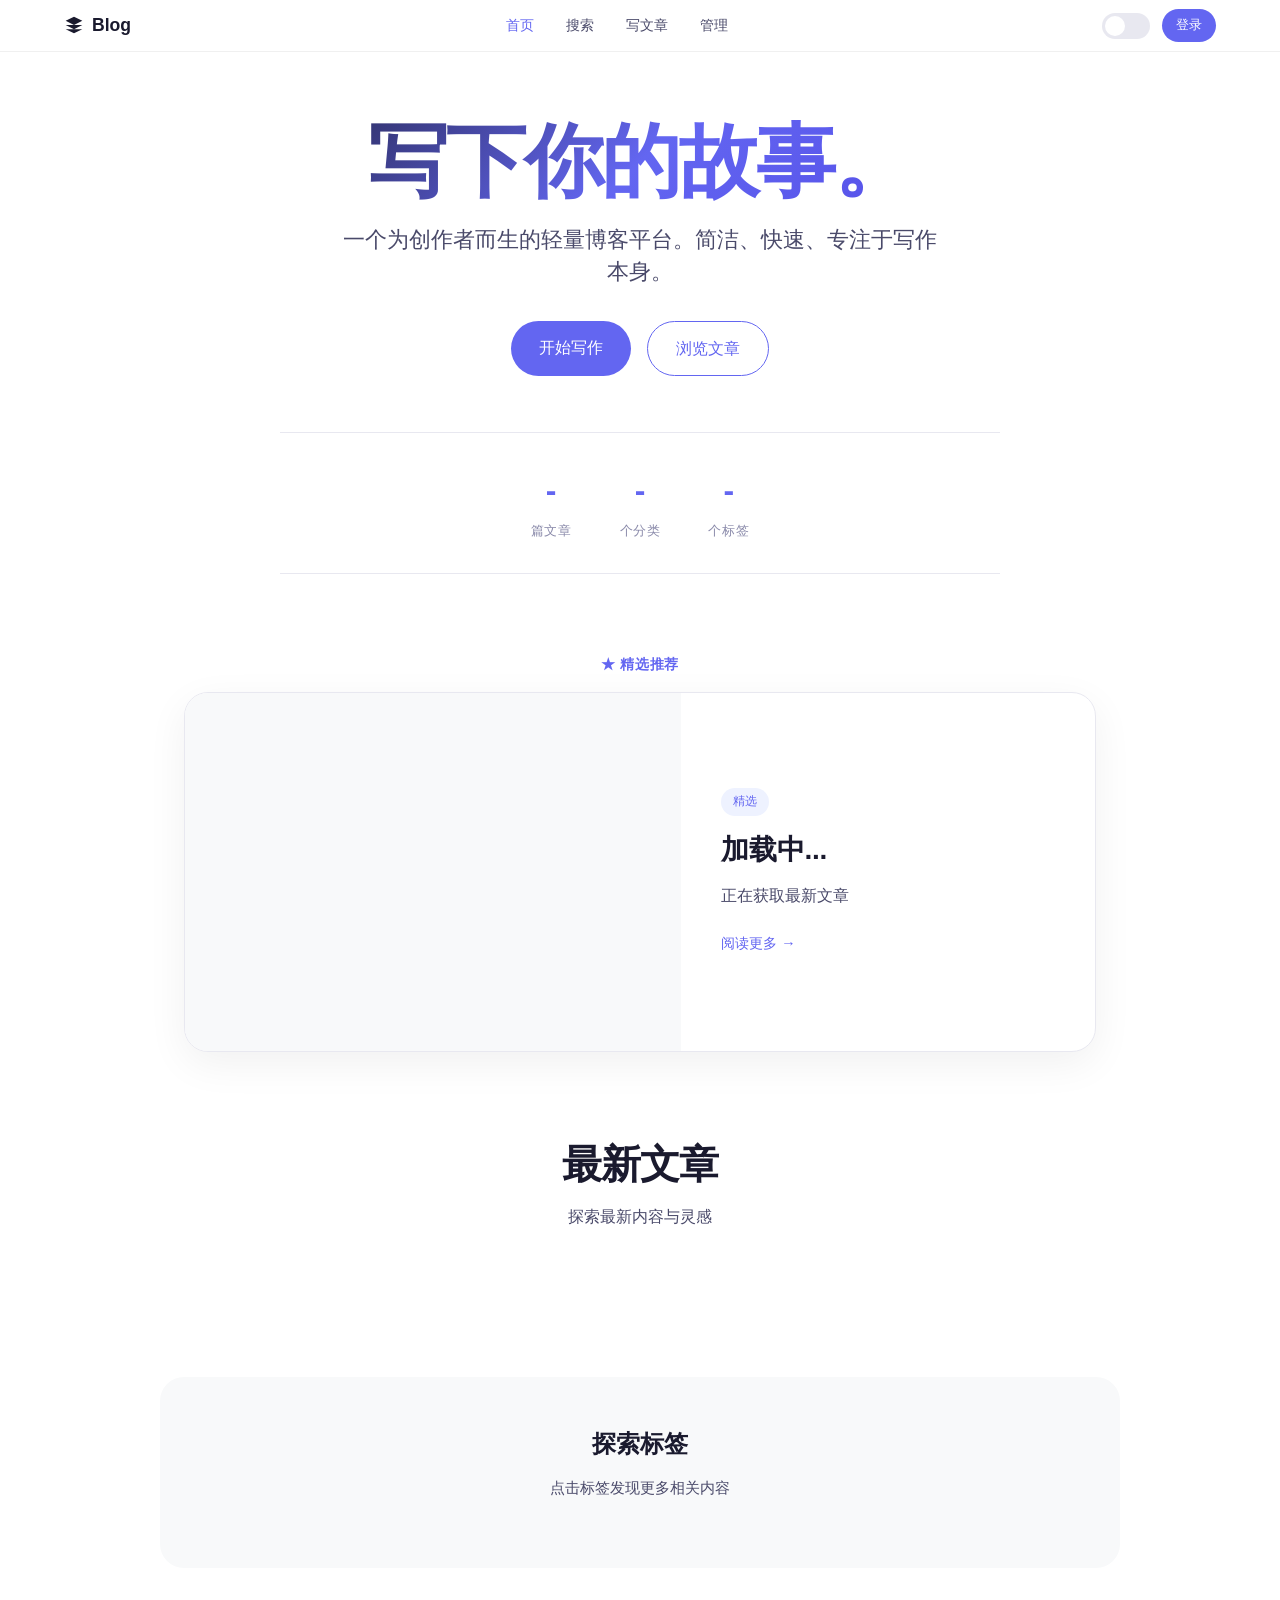
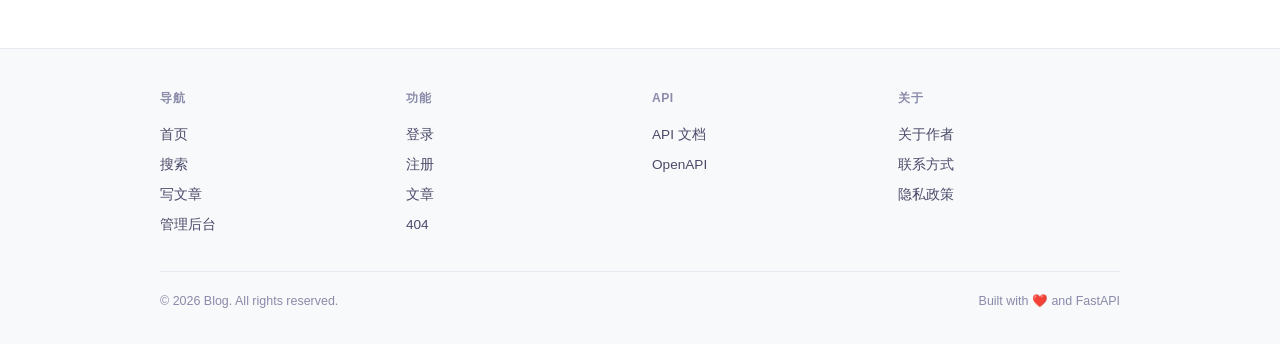
<file: frontend/index.html>
<!DOCTYPE html>
<html lang="zh-CN">
<head>
<meta charset="UTF-8"><meta name="viewport" content="width=device-width,initial-scale=1">
<title>Blog</title>
<link rel="stylesheet" href="assets/css/main.css">
<style>
/* === Apple-Style Homepage Overrides === */
.apple-hero {
  text-align: center;
  padding: 120px 24px 80px;
  max-width: 960px;
  margin: 0 auto;
  opacity: 0;
  transform: translateY(20px);
  animation: appleFadeIn 0.8s ease forwards;
}
.apple-hero-title {
  font-size: clamp(2.5rem, 8vw, 5rem);
  font-weight: 700;
  letter-spacing: -0.03em;
  line-height: 1.05;
  background: linear-gradient(135deg, var(--text-primary) 0%, var(--accent) 50%, var(--accent-hover) 100%);
  -webkit-background-clip: text;
  background-clip: text;
  -webkit-text-fill-color: transparent;
  margin-bottom: 20px;
}
.apple-hero-sub {
  font-size: clamp(1rem, 2.5vw, 1.35rem);
  color: var(--text-secondary);
  font-weight: 400;
  max-width: 600px;
  margin: 0 auto 32px;
  line-height: 1.5;
}
.apple-hero-actions {
  display: flex;
  gap: 16px;
  justify-content: center;
  flex-wrap: wrap;
}
.apple-hero-btn {
  padding: 14px 28px;
  font-size: 1rem;
  font-weight: 500;
  border-radius: 980px;
  transition: all 0.3s ease;
}
.apple-hero-btn-primary {
  background: var(--accent);
  color: #fff;
  border: none;
}
.apple-hero-btn-primary:hover {
  background: var(--accent-hover);
  transform: scale(1.03);
  box-shadow: 0 8px 24px rgba(99,102,241,0.35);
}
.apple-hero-btn-outline {
  background: transparent;
  color: var(--accent);
  border: 1.5px solid var(--accent);
}
.apple-hero-btn-outline:hover {
  background: var(--accent);
  color: #fff;
}

/* Hero Stats */
.apple-stats {
  display: flex;
  justify-content: center;
  gap: 48px;
  margin-top: 56px;
  padding: 32px 0;
  border-top: 1px solid var(--border-color);
  border-bottom: 1px solid var(--border-color);
  max-width: 720px;
  margin-left: auto;
  margin-right: auto;
  opacity: 0;
  animation: appleFadeIn 0.8s ease 0.2s forwards;
}
.apple-stat {
  text-align: center;
}
.apple-stat-num {
  font-size: 2rem;
  font-weight: 700;
  color: var(--accent);
  font-variant-numeric: tabular-nums;
}
.apple-stat-label {
  font-size: 0.8rem;
  color: var(--text-muted);
  margin-top: 4px;
  letter-spacing: 0.05em;
  text-transform: uppercase;
}

/* Featured Post (Apple "Big Card" style) */
.apple-featured {
  max-width: 960px;
  margin: 0 auto 80px;
  padding: 0 24px;
  opacity: 0;
  transform: translateY(20px);
  animation: appleFadeIn 0.8s ease 0.4s forwards;
}
.apple-featured-title {
  font-size: 0.85rem;
  font-weight: 600;
  color: var(--accent);
  letter-spacing: 0.05em;
  text-transform: uppercase;
  margin-bottom: 16px;
  text-align: center;
}
.apple-featured-card {
  background: var(--bg-card);
  border-radius: 24px;
  overflow: hidden;
  border: 1px solid var(--border-color);
  box-shadow: 0 12px 40px rgba(0,0,0,0.06);
  display: grid;
  grid-template-columns: 1.2fr 1fr;
  min-height: 360px;
  transition: transform 0.4s ease, box-shadow 0.4s ease;
  cursor: pointer;
}
.apple-featured-card:hover {
  transform: translateY(-4px) scale(1.005);
  box-shadow: 0 20px 60px rgba(0,0,0,0.1);
}
.apple-featured-img {
  width: 100%;
  height: 100%;
  object-fit: cover;
  background: var(--bg-secondary);
}
.apple-featured-body {
  padding: 48px 40px;
  display: flex;
  flex-direction: column;
  justify-content: center;
}
.apple-featured-tag {
  display: inline-block;
  padding: 4px 12px;
  background: var(--accent-light);
  color: var(--accent);
  border-radius: 980px;
  font-size: 0.75rem;
  font-weight: 500;
  margin-bottom: 16px;
  align-self: flex-start;
}
.apple-featured-title-text {
  font-size: 1.75rem;
  font-weight: 700;
  line-height: 1.25;
  letter-spacing: -0.01em;
  margin-bottom: 16px;
  color: var(--text-primary);
}
.apple-featured-excerpt {
  font-size: 1rem;
  color: var(--text-secondary);
  line-height: 1.6;
  margin-bottom: 24px;
}
.apple-featured-meta {
  display: flex;
  align-items: center;
  gap: 12px;
  font-size: 0.85rem;
  color: var(--text-muted);
}
.apple-learn-more {
  color: var(--accent);
  font-weight: 500;
  font-size: 0.9rem;
  display: inline-flex;
  align-items: center;
  gap: 4px;
  transition: gap 0.2s ease;
}
.apple-learn-more:hover {
  gap: 8px;
}

/* Article Cards - Apple Style */
.apple-section-title {
  text-align: center;
  margin-bottom: 40px;
}
.apple-section-title h2 {
  font-size: clamp(1.75rem, 4vw, 2.5rem);
  font-weight: 700;
  letter-spacing: -0.02em;
  color: var(--text-primary);
  margin-bottom: 8px;
}
.apple-section-title p {
  font-size: 1rem;
  color: var(--text-secondary);
}

.apple-card-grid {
  display: grid;
  grid-template-columns: repeat(3, 1fr);
  gap: 20px;
  max-width: 960px;
  margin: 0 auto;
  padding: 0 24px;
}
@media (max-width: 1024px) { .apple-card-grid { grid-template-columns: repeat(2, 1fr); } }
@media (max-width: 640px) { .apple-card-grid { grid-template-columns: 1fr; } }

.apple-card {
  background: var(--bg-card);
  border-radius: 16px;
  overflow: hidden;
  border: 1px solid var(--border-color);
  transition: transform 0.3s ease, box-shadow 0.3s ease;
  cursor: pointer;
  opacity: 0;
  transform: translateY(16px);
}
.apple-card.visible {
  opacity: 1;
  transform: translateY(0);
  transition: opacity 0.5s ease, transform 0.5s ease;
}
.apple-card:hover {
  transform: translateY(-4px) scale(1.01);
  box-shadow: 0 12px 32px rgba(0,0,0,0.08);
}
.apple-card-img {
  width: 100%;
  height: 160px;
  object-fit: cover;
  background: linear-gradient(135deg, var(--bg-secondary) 0%, var(--accent-light) 100%);
}
.apple-card-body {
  padding: 20px;
}
.apple-card-tag {
  display: inline-block;
  font-size: 0.7rem;
  font-weight: 600;
  color: var(--accent);
  letter-spacing: 0.04em;
  text-transform: uppercase;
  margin-bottom: 8px;
}
.apple-card-title {
  font-size: 1rem;
  font-weight: 600;
  line-height: 1.35;
  color: var(--text-primary);
  margin-bottom: 8px;
  display: -webkit-box;
  -webkit-line-clamp: 2;
  -webkit-box-orient: vertical;
  overflow: hidden;
}
.apple-card-excerpt {
  font-size: 0.83rem;
  color: var(--text-secondary);
  line-height: 1.5;
  display: -webkit-box;
  -webkit-line-clamp: 3;
  -webkit-box-orient: vertical;
  overflow: hidden;
  margin-bottom: 14px;
}
.apple-card-meta {
  display: flex;
  align-items: center;
  justify-content: space-between;
  font-size: 0.78rem;
  color: var(--text-muted);
}
.apple-card-meta-right {
  display: flex;
  align-items: center;
  gap: 4px;
  color: var(--accent);
  font-weight: 500;
  font-size: 0.8rem;
}
.apple-card-meta-right:hover {
  color: var(--accent-hover);
}

/* Dark section divider */
.apple-divider {
  background: var(--bg-secondary);
  border-radius: 24px;
  padding: 48px 32px;
  margin: 60px 24px;
  max-width: 960px;
  margin-left: auto;
  margin-right: auto;
  text-align: center;
}
.apple-divider h3 {
  font-size: 1.5rem;
  font-weight: 600;
  margin-bottom: 12px;
  color: var(--text-primary);
}
.apple-divider p {
  color: var(--text-secondary);
  font-size: 0.95rem;
  margin-bottom: 20px;
}
.apple-divider-tags {
  display: flex;
  flex-wrap: wrap;
  gap: 8px;
  justify-content: center;
}
.apple-divider-tag {
  padding: 8px 16px;
  background: var(--bg-card);
  border: 1px solid var(--border-color);
  border-radius: 980px;
  font-size: 0.85rem;
  color: var(--text-primary);
  cursor: pointer;
  transition: all 0.2s ease;
}
.apple-divider-tag:hover {
  background: var(--accent);
  color: #fff;
  border-color: var(--accent);
}

/* Apple Footer */
.apple-footer {
  background: var(--bg-secondary);
  border-top: 1px solid var(--border-color);
  padding: 40px 24px 32px;
  margin-top: 80px;
}
.apple-footer-inner {
  max-width: 960px;
  margin: 0 auto;
}
.apple-footer-links {
  display: grid;
  grid-template-columns: repeat(4, 1fr);
  gap: 24px;
  margin-bottom: 32px;
}
@media (max-width: 640px) { .apple-footer-links { grid-template-columns: repeat(2, 1fr); } }
.apple-footer-col h4 {
  font-size: 0.75rem;
  font-weight: 600;
  color: var(--text-muted);
  letter-spacing: 0.05em;
  text-transform: uppercase;
  margin-bottom: 12px;
}
.apple-footer-col a {
  display: block;
  font-size: 0.85rem;
  color: var(--text-secondary);
  padding: 4px 0;
}
.apple-footer-col a:hover { color: var(--accent); }
.apple-footer-bottom {
  padding-top: 20px;
  border-top: 1px solid var(--border-color);
  display: flex;
  justify-content: space-between;
  align-items: center;
  font-size: 0.78rem;
  color: var(--text-muted);
  flex-wrap: wrap;
  gap: 8px;
}

/* Animations */
@keyframes appleFadeIn {
  to { opacity: 1; transform: translateY(0); }
}
</style>
</head>
<body>

<!-- Apple-style sticky nav -->
<header class="apple-nav">
<div class="container">
  <a href="/" class="apple-nav-logo">
    <svg width="20" height="20" viewBox="0 0 24 24" fill="currentColor">
      <path d="M12 2L2 7l10 5 10-5-10-5zM2 17l10 5 10-5M2 12l10 5 10-5"/>
    </svg>
    <span>Blog</span>
  </a>
  <nav class="apple-nav-links">
    <a href="/" class="active">首页</a>
    <a href="search.html">搜索</a>
    <a href="editor.html">写文章</a>
    <a href="admin.html">管理</a>
  </nav>
  <div class="apple-nav-actions">
    <button class="theme-toggle" title="切换主题"></button>
    <a href="login.html" class="apple-nav-btn">登录</a>
  </div>
</div>
</header>

<!-- Hero Section -->
<section class="apple-hero">
  <h1 class="apple-hero-title">写下你的故事。</h1>
  <p class="apple-hero-sub">一个为创作者而生的轻量博客平台。简洁、快速、专注于写作本身。</p>
  <div class="apple-hero-actions">
    <a href="editor.html" class="apple-hero-btn apple-hero-btn-primary">开始写作</a>
    <a href="#articles-section" class="apple-hero-btn apple-hero-btn-outline">浏览文章</a>
  </div>
  <div class="apple-stats" id="hero-stats">
    <div class="apple-stat"><div class="apple-stat-num" id="stat-posts">-</div><div class="apple-stat-label">篇文章</div></div>
    <div class="apple-stat"><div class="apple-stat-num" id="stat-cats">-</div><div class="apple-stat-label">个分类</div></div>
    <div class="apple-stat"><div class="apple-stat-num" id="stat-tags">-</div><div class="apple-stat-label">个标签</div></div>
  </div>
</section>

<!-- Featured Post -->
<section class="apple-featured" id="featured-section">
  <div class="apple-featured-title">★ 精选推荐</div>
  <div id="featured-post" class="apple-featured-card" onclick="location.href='/article.html?id=none'">
    <div class="apple-featured-img"></div>
    <div class="apple-featured-body">
      <span class="apple-featured-tag">精选</span>
      <h2 class="apple-featured-title-text">加载中...</h2>
      <p class="apple-featured-excerpt">正在获取最新文章</p>
      <div class="apple-featured-meta"><a class="apple-learn-more">阅读更多 →</a></div>
    </div>
  </div>
</section>

<!-- All Articles Section -->
<section id="articles-section" style="padding: 0 24px; max-width: 960px; margin: 0 auto;">
  <div class="apple-section-title">
    <h2>最新文章</h2>
    <p>探索最新内容与灵感</p>
  </div>
  <div id="articles" class="apple-card-grid"></div>
  <div id="pagination" class="pagination" style="margin-top:48px"></div>
</section>

<!-- Tags Divider Section -->
<div class="apple-divider" id="tags-divider">
  <h3>探索标签</h3>
  <p>点击标签发现更多相关内容</p>
  <div class="apple-divider-tags" id="tags-cloud"></div>
</div>

<!-- Footer -->
<footer class="apple-footer">
<div class="apple-footer-inner">
  <div class="apple-footer-links">
    <div class="apple-footer-col">
      <h4>导航</h4>
      <a href="/">首页</a>
      <a href="search.html">搜索</a>
      <a href="editor.html">写文章</a>
      <a href="admin.html">管理后台</a>
    </div>
    <div class="apple-footer-col">
      <h4>功能</h4>
      <a href="login.html">登录</a>
      <a href="register.html">注册</a>
      <a href="article.html">文章</a>
      <a href="404.html">404</a>
    </div>
    <div class="apple-footer-col">
      <h4>API</h4>
      <a href="http://localhost:8000/docs" target="_blank">API 文档</a>
      <a href="http://localhost:8000/openapi.json" target="_blank">OpenAPI</a>
    </div>
    <div class="apple-footer-col">
      <h4>关于</h4>
      <a href="#">关于作者</a>
      <a href="#">联系方式</a>
      <a href="#">隐私政策</a>
    </div>
  </div>
  <div class="apple-footer-bottom">
    <span>© 2026 Blog. All rights reserved.</span>
    <span>Built with ❤️ and FastAPI</span>
  </div>
</div>
</footer>

<script src="assets/js/api.js"></script>
<script src="assets/js/auth.js"></script>
<script src="assets/js/components.js"></script>
<script src="assets/js/app.js"></script>
<script>
// Apple-style sticky nav
(function() {
  const nav = document.querySelector('.apple-nav');
  if (!nav) return;
  let lastY = 0;
  window.addEventListener('scroll', () => {
    const y = window.scrollY;
    if (y > 60) nav.classList.add('scrolled');
    else nav.classList.remove('scrolled');
    lastY = y;
  });
})();

async function loadArticles(page = 1) {
  try {
    const [postsRes, catsRes, tagsRes] = await Promise.all([
      apiGet(`/posts?page=${page}&page_size=9`),
      apiGet('/categories'),
      apiGet('/tags'),
    ]);

    // Stats
    const total = postsRes.data.total || 0;
    document.getElementById('stat-posts').textContent = total;
    document.getElementById('stat-cats').textContent = (catsRes.data || []).length;
    document.getElementById('stat-tags').textContent = (tagsRes.data || []).length;

    const items = postsRes.data.items || [];

    // Featured post (latest)
    if (items.length > 0) {
      const fp = items[0];
      const cover = fp.cover_url
        ? `<img class="apple-featured-img" src="${fp.cover_url}" alt="">`
        : `<div class="apple-featured-img" style="background:linear-gradient(135deg,#6366f1,#4f46e5,#7c3aed)"></div>`;
      const cat = fp.category ? `<span class="apple-featured-tag">${escapeHtml(fp.category.name)}</span>` : '<span class="apple-featured-tag">精选</span>';
      const excerpt = stripHtml(fp.content).substring(0, 140) + '...';
      const meta = `${formatDate(fp.published_at || fp.created_at)} · ${(fp.view_count||0)+' 次阅读'}`;
      document.getElementById('featured-post').innerHTML = `
        ${cover}
        <div class="apple-featured-body">
          ${cat}
          <h2 class="apple-featured-title-text">${escapeHtml(fp.title)}</h2>
          <p class="apple-featured-excerpt">${escapeHtml(excerpt)}</p>
          <div class="apple-featured-meta">
            <span>${meta}</span>
            <a class="apple-learn-more" onclick="event.stopPropagation()">阅读更多 →</a>
          </div>
        </div>
      `;
      document.getElementById('featured-section').setAttribute('onclick', `location.href='/article.html?id=${fp.id}'`);
    }

    // Article cards
    const html = items.slice(1).map((p, i) => `
      <div class="apple-card" data-delay="${i * 100}" onclick="location.href='/article.html?id=${p.id}'">
        ${p.cover_url
          ? `<img class="apple-card-img" src="${p.cover_url}" alt="">`
          : `<div class="apple-card-img"></div>`}
        <div class="apple-card-body">
          <span class="apple-card-tag">${p.category ? escapeHtml(p.category.name) : '文章'}</span>
          <h3 class="apple-card-title">${escapeHtml(p.title)}</h3>
          <p class="apple-card-excerpt">${escapeHtml(stripHtml(p.content))}</p>
          <div class="apple-card-meta">
            <span>${formatDate(p.published_at || p.created_at)}</span>
            <span class="apple-card-meta-right">阅读 →</span>
          </div>
        </div>
      </div>
    `).join('');
    document.getElementById('articles').innerHTML = html || '<p style="color:var(--text-muted);text-align:center;padding:24px">暂无文章</p>';

    // Tags
    document.getElementById('tags-cloud').innerHTML = (tagsRes.data || []).map(t =>
      `<span class="apple-divider-tag" onclick="location.href='/search.html?q=${escapeHtml(t.name)}'">${escapeHtml(t.name)}</span>`
    ).join('') || '<span style="color:var(--text-muted);font-size:0.85rem">暂无标签</span>';

    // Animate cards in
    requestAnimationFrame(() => {
      document.querySelectorAll('.apple-card').forEach(card => {
        const delay = card.getAttribute('data-delay') || 0;
        setTimeout(() => card.classList.add('visible'), parseInt(delay));
      });
    });

  } catch(e) {
    showToast('加载失败: ' + e.message, 'error');
  }
}
</script>
</body>
</html>
</file>
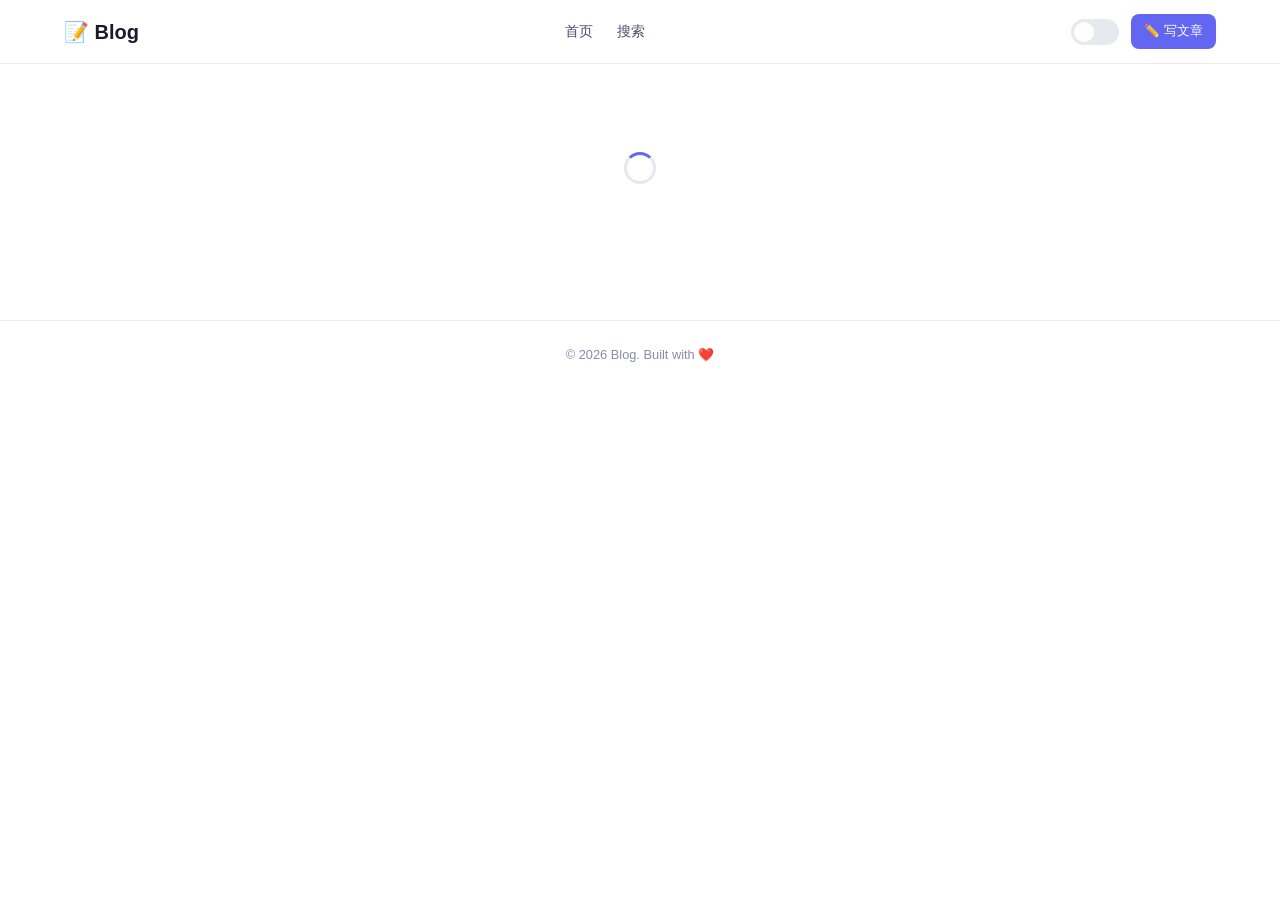
<file: frontend/article.html>
<!DOCTYPE html>
<html lang="zh-CN">
<head>
<meta charset="UTF-8"><meta name="viewport" content="width=device-width,initial-scale=1">
<title>文章详情</title>
<link rel="stylesheet" href="assets/css/main.css">
</head>
<body>
<header class="header">
<div class="container header-inner">
  <a href="/" class="logo">📝 Blog</a>
  <nav class="nav">
    <a href="/" class="nav-link">首页</a>
    <a href="search.html" class="nav-link">搜索</a>
  </nav>
  <div class="nav-actions">
    <button class="theme-toggle" title="切换主题"></button>
    <a href="editor.html" class="btn btn-primary btn-sm">✏️ 写文章</a>
  </div>
</div>
</header>

<main class="container">
<article id="article-detail" class="article-detail">
  <div class="loading" id="article-loading"><div class="spinner"></div></div>
</article>
</main>

<footer class="footer"><div class="container">© 2026 Blog. Built with ❤️</div></footer>

<script src="assets/js/api.js"></script>
<script src="assets/js/auth.js"></script>
<script src="assets/js/components.js"></script>
<script src="assets/js/app.js"></script>
<script>
async function loadArticle() {
  const id = new URLSearchParams(location.search).get('id');
  if (!id) { location.href = '/'; return; }
  try {
    const post = await apiGet(`/posts/${id}`);
    const p = post.data;
    const category = p.category ? `<span class="article-tag">${escapeHtml(p.category.name)}</span>` : '';
    const tags = (p.tags || []).map(t => `<span class="article-tag">${escapeHtml(t.name)}</span>`).join(' ');
    const cover = p.cover_url ? `<img src="${p.cover_url}" style="width:100%;border-radius:12px;margin-bottom:24px;">` : '';

    let commentsHtml = '';
    try {
      const comments = await apiGet(`/posts/${id}/comments`);
      commentsHtml = '<div class="comments-section"><h3 style="margin-bottom:16px">💬 评论</h3>' +
        (comments.data.items || []).map(renderComment).join('') +
        '<div style="margin-top:16px"><textarea id="comment-input" class="form-input" placeholder="写下你的评论..."></textarea>' +
        '<button class="btn btn-primary" style="margin-top:8px" onclick="postComment()">提交</button></div></div>';
    } catch(e) {}

    document.getElementById('article-detail').innerHTML = `
      <div class="article-detail-meta">
        ${formatDate(p.published_at || p.created_at)} · ${p.view_count || 0} 次阅读
      </div>
      <h1 class="article-detail-title">${escapeHtml(p.title)}</h1>
      <div style="margin-bottom:16px">${category} ${tags}</div>
      ${cover}
      <div class="article-detail-content">${p.content}</div>
      ${commentsHtml}
    `;
    document.title = p.title + ' - Blog';
  } catch(e) { showToast('加载失败: ' + e.message, 'error'); }
}

async function postComment() {
  const id = new URLSearchParams(location.search).get('id');
  const input = document.getElementById('comment-input');
  const content = input.value.trim();
  if (!content) return;
  try {
    await apiPost(`/posts/${id}/comments`, { content, nickname: 'Reader' });
    input.value = '';
    showToast('评论成功');
    loadArticle();
  } catch(e) { showToast(e.message, 'error'); }
}
</script>
</body>
</html>
</file>
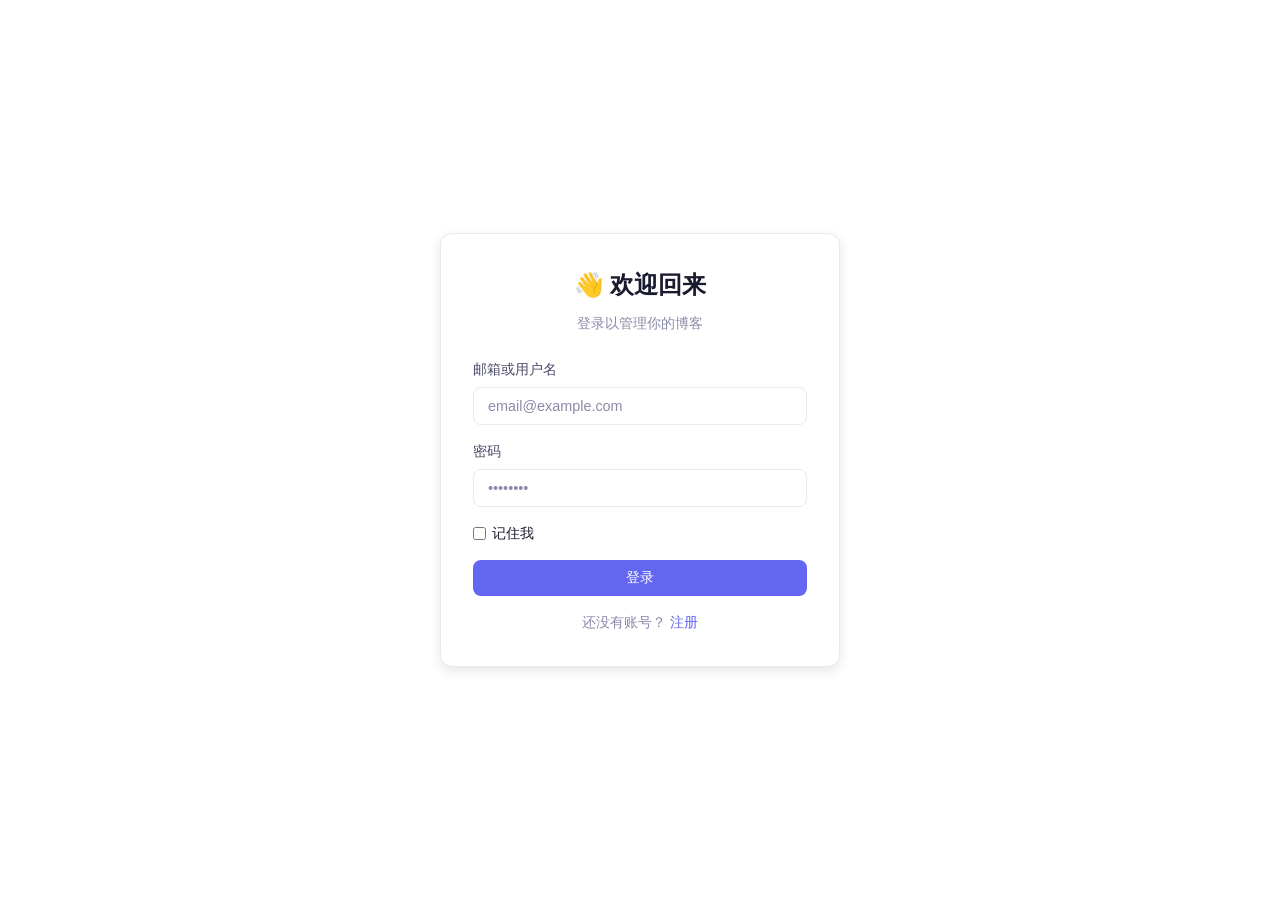
<file: frontend/login.html>
<!DOCTYPE html>
<html lang="zh-CN">
<head>
<meta charset="UTF-8"><meta name="viewport" content="width=device-width,initial-scale=1">
<title>登录 - Blog</title>
<link rel="stylesheet" href="assets/css/main.css">
</head>
<body>
<div class="auth-page">
<div class="auth-card">
  <h2 class="auth-title">👋 欢迎回来</h2>
  <p class="auth-subtitle">登录以管理你的博客</p>
  <div id="login-error" class="form-error" style="margin-bottom:12px;display:none"></div>
  <form onsubmit="handleLogin(event)">
    <div class="form-group">
      <label class="form-label">邮箱或用户名</label>
      <input id="login-email" class="form-input" type="text" placeholder="email@example.com" required>
    </div>
    <div class="form-group">
      <label class="form-label">密码</label>
      <input id="login-password" class="form-input" type="password" placeholder="••••••••" required>
    </div>
    <div class="form-group">
      <label style="font-size:0.85rem;display:flex;align-items:center;gap:6px">
        <input type="checkbox" id="login-remember"> 记住我
      </label>
    </div>
    <button type="submit" class="btn btn-primary" style="width:100%;justify-content:center">登录</button>
  </form>
  <p style="text-align:center;margin-top:16px;font-size:0.85rem;color:var(--text-muted)">
    还没有账号？ <a href="register.html">注册</a>
  </p>
</div>
</div>
<div id="toast"></div>

<script src="assets/js/api.js"></script>
<script src="assets/js/auth.js"></script>
<script src="assets/js/app.js"></script>
<script>
async function handleLogin(e) {
  e.preventDefault();
  const errEl = document.getElementById('login-error');
  errEl.style.display = 'none';
  const email = document.getElementById('login-email').value.trim();
  const password = document.getElementById('login-password').value;
  const remember = document.getElementById('login-remember').checked;
  try {
    await login(email, password, remember);
    const redirect = new URLSearchParams(location.search).get('redirect') || '/';
    location.href = redirect;
  } catch(e) {
    errEl.textContent = e.message || '登录失败';
    errEl.style.display = 'block';
  }
}
</script>
</body>
</html>
</file>
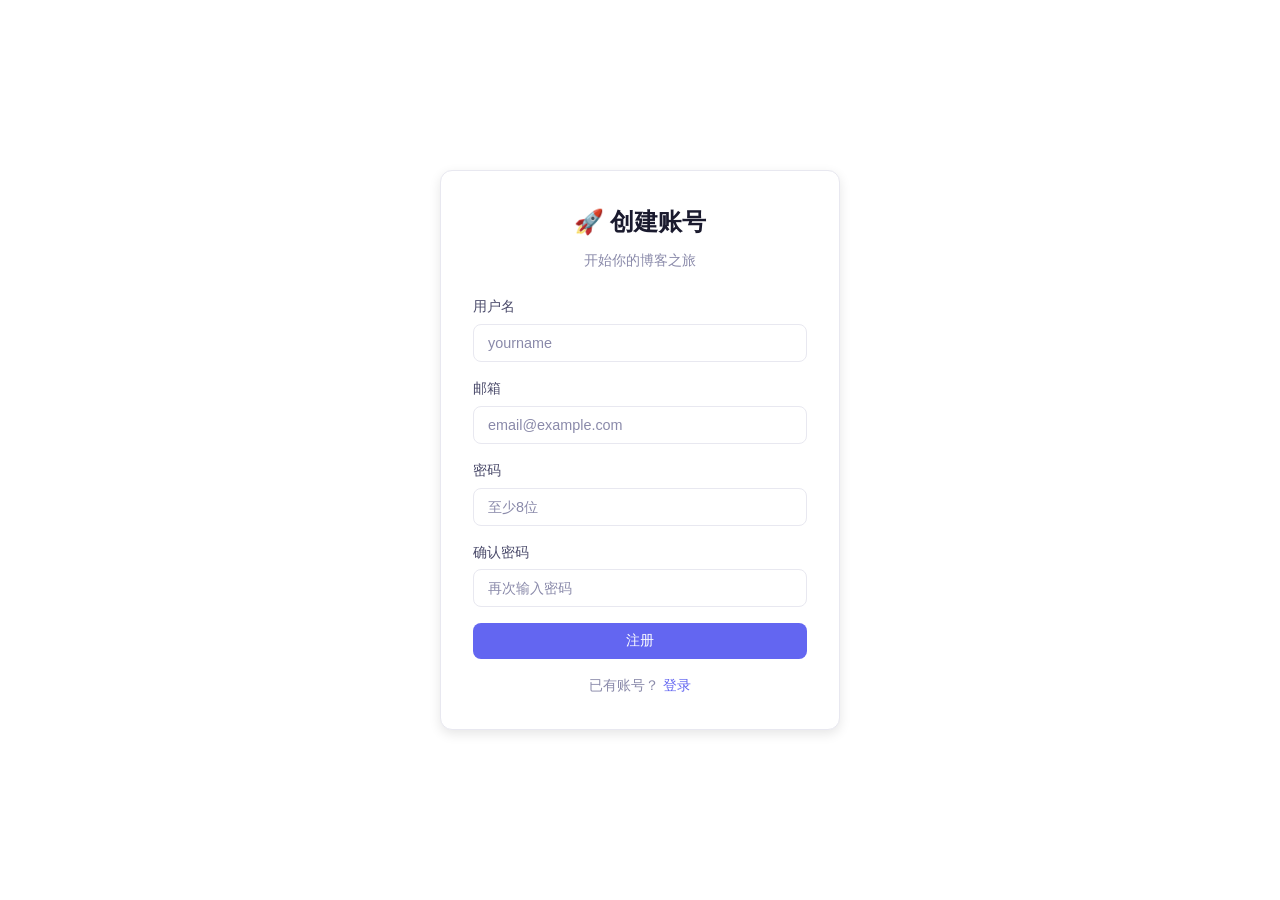
<file: frontend/register.html>
<!DOCTYPE html>
<html lang="zh-CN">
<head>
<meta charset="UTF-8"><meta name="viewport" content="width=device-width,initial-scale=1">
<title>注册 - Blog</title>
<link rel="stylesheet" href="assets/css/main.css">
</head>
<body>
<div class="auth-page">
<div class="auth-card">
  <h2 class="auth-title">🚀 创建账号</h2>
  <p class="auth-subtitle">开始你的博客之旅</p>
  <div id="reg-error" class="form-error" style="margin-bottom:12px;display:none"></div>
  <div id="reg-success" class="form-error" style="margin-bottom:12px;color:var(--success);display:none"></div>
  <form onsubmit="handleRegister(event)">
    <div class="form-group">
      <label class="form-label">用户名</label>
      <input id="reg-username" class="form-input" type="text" placeholder="yourname" required minlength="3" maxlength="20">
    </div>
    <div class="form-group">
      <label class="form-label">邮箱</label>
      <input id="reg-email" class="form-input" type="email" placeholder="email@example.com" required>
    </div>
    <div class="form-group">
      <label class="form-label">密码</label>
      <input id="reg-password" class="form-input" type="password" placeholder="至少8位" required minlength="8" oninput="showStrength(this.value)">
      <div id="pwd-strength" style="font-size:0.75rem;margin-top:4px;color:var(--text-muted)"></div>
    </div>
    <div class="form-group">
      <label class="form-label">确认密码</label>
      <input id="reg-confirm" class="form-input" type="password" placeholder="再次输入密码" required>
    </div>
    <button type="submit" class="btn btn-primary" style="width:100%;justify-content:center">注册</button>
  </form>
  <p style="text-align:center;margin-top:16px;font-size:0.85rem;color:var(--text-muted)">
    已有账号？ <a href="login.html">登录</a>
  </p>
</div>
</div>
<div id="toast"></div>

<script src="assets/js/api.js"></script>
<script src="assets/js/auth.js"></script>
<script src="assets/js/app.js"></script>
<script>
function showStrength(pwd) {
  const el = document.getElementById('pwd-strength');
  let score = 0;
  if (pwd.length >= 8) score++;
  if (pwd.length >= 12) score++;
  if (/[A-Z]/.test(pwd)) score++;
  if (/[0-9]/.test(pwd)) score++;
  if (/[^A-Za-z0-9]/.test(pwd)) score++;
  const labels = ['','弱','较弱','中等','较强','强'];
  const colors = ['','var(--danger)','var(--warning)','var(--text-muted)','var(--accent)','var(--success)'];
  el.textContent = '强度: ' + labels[score];
  el.style.color = colors[score];
}

async function handleRegister(e) {
  e.preventDefault();
  const errEl = document.getElementById('reg-error');
  const sucEl = document.getElementById('reg-success');
  errEl.style.display = 'none'; sucEl.style.display = 'none';
  const username = document.getElementById('reg-username').value.trim();
  const email = document.getElementById('reg-email').value.trim();
  const password = document.getElementById('reg-password').value;
  const confirm = document.getElementById('reg-confirm').value;
  if (password !== confirm) { errEl.textContent = '两次密码不一致'; errEl.style.display = 'block'; return; }
  if (password.length < 8) { errEl.textContent = '密码至少8位'; errEl.style.display = 'block'; return; }
  try {
    await register(username, email, password);
    sucEl.textContent = '注册成功！正在跳转登录...';
    sucEl.style.display = 'block';
    setTimeout(() => location.href = 'login.html', 1500);
  } catch(e) {
    errEl.textContent = e.message || '注册失败';
    errEl.style.display = 'block';
  }
}
</script>
</body>
</html>
</file>
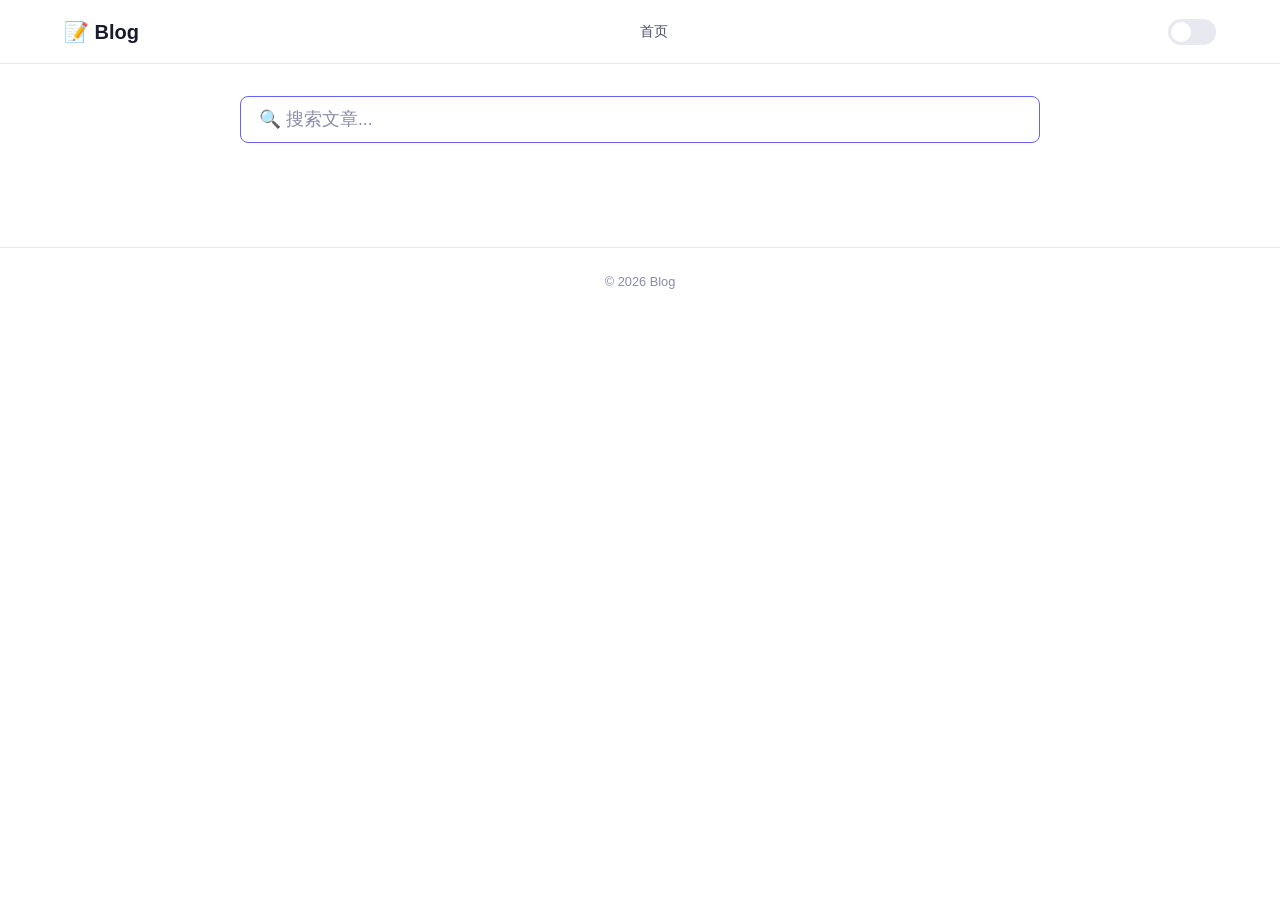
<file: frontend/search.html>
<!DOCTYPE html>
<html lang="zh-CN">
<head>
<meta charset="UTF-8"><meta name="viewport" content="width=device-width,initial-scale=1">
<title>搜索</title>
<link rel="stylesheet" href="assets/css/main.css">
</head>
<body>
<header class="header">
<div class="container header-inner">
  <a href="/" class="logo">📝 Blog</a>
  <nav class="nav"><a href="/" class="nav-link">首页</a></nav>
  <div class="nav-actions"><button class="theme-toggle"></button></div>
</div>
</header>

<main class="container" style="padding:32px 0;max-width:800px">
<div style="margin-bottom:24px">
  <input id="search-input" class="form-input" style="font-size:1.1rem;padding:12px 18px" placeholder="🔍 搜索文章..." autofocus>
</div>
<div id="search-results" class="article-grid" style="grid-template-columns:1fr"></div>
<div id="search-loading" class="loading" style="display:none"><div class="spinner"></div></div>
</main>

<footer class="footer"><div class="container">© 2026 Blog</div></footer>

<script src="assets/js/api.js"></script>
<script src="assets/js/components.js"></script>
<script src="assets/js/app.js"></script>
<script>
let searchTimer = null;

async function loadSearch() {
  const q = new URLSearchParams(location.search).get('q') || '';
  document.getElementById('search-input').value = q;
  if (!q.trim()) { document.getElementById('search-results').innerHTML = ''; return; }
  document.getElementById('search-loading').style.display = 'flex';
  document.getElementById('search-results').innerHTML = '';
  try {
    const data = await apiGet(`/search?q=${encodeURIComponent(q)}`);
    document.getElementById('search-loading').style.display = 'none';
    const items = data.data.items || [];
    document.getElementById('search-results').innerHTML = items.length
      ? items.map(renderArticleCard).join('')
      : `<p style="color:var(--text-muted);padding:24px;text-align:center">没有找到相关文章 (共 ${data.data.total || 0} 篇)</p>`;
  } catch(e) { showToast(e.message, 'error'); document.getElementById('search-loading').style.display = 'none'; }
}

document.getElementById('search-input').addEventListener('input', (e) => {
  clearTimeout(searchTimer);
  searchTimer = setTimeout(() => {
    location.search = `?q=${encodeURIComponent(e.target.value)}`;
  }, 500);
});
</script>
</body>
</html>
</file>
<file: frontend/assets/css/main.css>
/* === CSS Variables & Theming === */
:root {
  --bg-primary: #ffffff;
  --bg-secondary: #f8f9fa;
  --bg-card: #ffffff;
  --text-primary: #1a1a2e;
  --text-secondary: #4a4a6a;
  --text-muted: #8a8aaa;
  --border-color: #e8e8f0;
  --accent: #6366f1;
  --accent-hover: #4f46e5;
  --accent-light: #eef2ff;
  --danger: #ef4444;
  --success: #22c55e;
  --warning: #f59e0b;
  --radius: 12px;
  --radius-sm: 8px;
  --shadow-sm: 0 1px 3px rgba(0,0,0,0.08);
  --shadow-md: 0 4px 12px rgba(0,0,0,0.1);
  --shadow-lg: 0 8px 24px rgba(0,0,0,0.12);
  --font-sans: -apple-system, BlinkMacSystemFont, 'Segoe UI', Roboto, sans-serif;
  --font-mono: 'JetBrains Mono', 'Fira Code', monospace;
  --max-width: 1200px;
  --header-height: 64px;
}

[data-theme="dark"] {
  --bg-primary: #0f0f1a;
  --bg-secondary: #1a1a2e;
  --bg-card: #16213e;
  --text-primary: #e8e8f0;
  --text-secondary: #a0a0c0;
  --text-muted: #6a6a8a;
  --border-color: #2a2a4a;
  --accent: #818cf8;
  --accent-hover: #6366f1;
  --accent-light: #1e1b4b;
}

* { margin: 0; padding: 0; box-sizing: border-box; }

body {
  font-family: var(--font-sans);
  background: var(--bg-primary);
  color: var(--text-primary);
  line-height: 1.6;
  transition: background 0.3s, color 0.3s;
}

a { color: var(--accent); text-decoration: none; transition: color 0.2s; }
a:hover { color: var(--accent-hover); }

/* === Layout === */
.container { max-width: var(--max-width); margin: 0 auto; padding: 0 24px; }

/* === Header === */
.header {
  position: sticky; top: 0; z-index: 100;
  height: var(--header-height);
  background: var(--bg-primary);
  border-bottom: 1px solid var(--border-color);
  backdrop-filter: blur(8px);
  transition: background 0.3s;
}
.header-inner {
  display: flex; align-items: center; justify-content: space-between;
  height: 100%;
}
.logo { font-size: 1.25rem; font-weight: 700; color: var(--text-primary); }
.logo:hover { color: var(--accent); }
.nav { display: flex; align-items: center; gap: 24px; }
.nav-link { color: var(--text-secondary); font-weight: 500; font-size: 0.9rem; }
.nav-link:hover, .nav-link.active { color: var(--accent); }
.nav-actions { display: flex; align-items: center; gap: 12px; }

.btn {
  display: inline-flex; align-items: center; gap: 6px;
  padding: 8px 16px; border-radius: var(--radius-sm);
  font-size: 0.875rem; font-weight: 500; cursor: pointer;
  border: 1px solid transparent; transition: all 0.2s;
}
.btn-primary { background: var(--accent); color: #fff; }
.btn-primary:hover { background: var(--accent-hover); }
.btn-outline { background: transparent; border-color: var(--border-color); color: var(--text-primary); }
.btn-outline:hover { border-color: var(--accent); color: var(--accent); }
.btn-sm { padding: 6px 12px; font-size: 0.8rem; }
.btn-danger { background: var(--danger); color: #fff; }
.btn-danger:hover { opacity: 0.9; }
.btn-icon {
  width: 36px; height: 36px; padding: 0; display: flex; align-items: center; justify-content: center;
  border: 1px solid var(--border-color); background: var(--bg-primary); color: var(--text-primary);
  border-radius: var(--radius-sm); cursor: pointer; transition: all 0.2s;
}
.btn-icon:hover { border-color: var(--accent); color: var(--accent); }

.theme-toggle {
  width: 48px; height: 26px; position: relative;
  background: var(--border-color); border-radius: 13px;
  cursor: pointer; transition: background 0.3s; border: none;
}
.theme-toggle::after {
  content: ''; position: absolute; top: 3px; left: 3px;
  width: 20px; height: 20px; border-radius: 50%;
  background: #fff; transition: transform 0.3s;
}
[data-theme="dark"] .theme-toggle::after { transform: translateX(22px); }
[data-theme="dark"] .theme-toggle { background: var(--accent); }

/* === Main Layout === */
.main-layout { display: grid; grid-template-columns: 1fr 320px; gap: 32px; padding: 32px 0; }
@media (max-width: 1024px) { .main-layout { grid-template-columns: 1fr; } }

/* === Article Grid === */
.article-grid { display: grid; grid-template-columns: repeat(3, 1fr); gap: 24px; }
@media (max-width: 1024px) { .article-grid { grid-template-columns: repeat(2, 1fr); } }
@media (max-width: 768px) { .article-grid { grid-template-columns: 1fr; } }

.article-card {
  background: var(--bg-card); border-radius: var(--radius);
  overflow: hidden; box-shadow: var(--shadow-sm);
  transition: transform 0.2s, box-shadow 0.2s;
  border: 1px solid var(--border-color);
}
.article-card:hover { transform: translateY(-2px); box-shadow: var(--shadow-md); }
.article-card-img {
  width: 100%; height: 180px; object-fit: cover;
  background: var(--bg-secondary);
}
.article-card-body { padding: 16px; }
.article-card-title { font-size: 1rem; font-weight: 600; margin-bottom: 8px; display: -webkit-box; -webkit-line-clamp: 2; -webkit-box-orient: vertical; overflow: hidden; }
.article-card-excerpt { font-size: 0.85rem; color: var(--text-secondary); display: -webkit-box; -webkit-line-clamp: 3; -webkit-box-orient: vertical; overflow: hidden; }
.article-card-meta { display: flex; align-items: center; gap: 8px; margin-top: 12px; font-size: 0.8rem; color: var(--text-muted); }
.article-tag {
  display: inline-block; padding: 2px 8px; background: var(--accent-light);
  color: var(--accent); border-radius: 4px; font-size: 0.75rem;
}

/* === Sidebar === */
.sidebar { display: flex; flex-direction: column; gap: 20px; }
.sidebar-card {
  background: var(--bg-card); border-radius: var(--radius);
  padding: 20px; border: 1px solid var(--border-color);
}
.sidebar-title { font-size: 0.9rem; font-weight: 600; margin-bottom: 12px; }
.sidebar-list { list-style: none; }
.sidebar-list li { padding: 6px 0; border-bottom: 1px solid var(--border-color); font-size: 0.85rem; }
.sidebar-list li:last-child { border-bottom: none; }
.sidebar-list a { color: var(--text-secondary); display: flex; justify-content: space-between; }
.sidebar-list a:hover { color: var(--accent); }
.tag-cloud { display: flex; flex-wrap: wrap; gap: 6px; }
.tag-cloud .article-tag { cursor: pointer; }

/* === Pagination === */
.pagination { display: flex; align-items: center; justify-content: center; gap: 8px; margin-top: 32px; }
.pagination .btn { min-width: 36px; justify-content: center; }

/* === Article Detail === */
.article-detail { max-width: 768px; margin: 0 auto; padding: 40px 0; }
.article-detail-title { font-size: 2rem; font-weight: 700; line-height: 1.3; margin-bottom: 16px; }
.article-detail-meta { display: flex; align-items: center; gap: 12px; margin-bottom: 24px; font-size: 0.85rem; color: var(--text-muted); }
.article-detail-content { font-size: 1.05rem; line-height: 1.8; }
.article-detail-content img { max-width: 100%; border-radius: var(--radius-sm); margin: 16px 0; }

/* === Comments === */
.comments-section { margin-top: 40px; padding-top: 32px; border-top: 1px solid var(--border-color); }
.comment { display: flex; gap: 12px; padding: 16px 0; border-bottom: 1px solid var(--border-color); }
.comment-avatar { width: 36px; height: 36px; border-radius: 50%; background: var(--accent-light); display: flex; align-items: center; justify-content: center; font-weight: 600; font-size: 0.8rem; color: var(--accent); flex-shrink: 0; }
.comment-body { flex: 1; }
.comment-header { display: flex; align-items: center; gap: 8px; margin-bottom: 6px; font-size: 0.85rem; }
.comment-nick { font-weight: 600; }
.comment-time { color: var(--text-muted); }
.comment-content { font-size: 0.9rem; color: var(--text-secondary); }

/* === Forms === */
.form-group { margin-bottom: 16px; }
.form-label { display: block; font-size: 0.85rem; font-weight: 500; margin-bottom: 6px; color: var(--text-secondary); }
.form-input {
  width: 100%; padding: 10px 14px; border: 1px solid var(--border-color);
  border-radius: var(--radius-sm); background: var(--bg-primary); color: var(--text-primary);
  font-size: 0.9rem; transition: border-color 0.2s;
}
.form-input:focus { outline: none; border-color: var(--accent); }
.form-input::placeholder { color: var(--text-muted); }
.form-error { font-size: 0.8rem; color: var(--danger); margin-top: 4px; }
textarea.form-input { min-height: 120px; resize: vertical; }

/* === Editor === */
.editor-toolbar {
  display: flex; flex-wrap: wrap; gap: 4px; padding: 8px;
  background: var(--bg-secondary); border: 1px solid var(--border-color);
  border-radius: var(--radius-sm) var(--radius-sm) 0 0;
}
.editor-toolbar button {
  width: 32px; height: 32px; border: none; background: transparent;
  border-radius: 6px; cursor: pointer; font-size: 0.85rem; color: var(--text-secondary);
  display: flex; align-items: center; justify-content: center; transition: all 0.15s;
}
.editor-toolbar button:hover { background: var(--border-color); color: var(--text-primary); }
.editor-toolbar button.active { background: var(--accent-light); color: var(--accent); }
.editor-area {
  min-height: 300px; padding: 16px; border: 1px solid var(--border-color);
  border-top: none; border-radius: 0 0 var(--radius-sm) var(--radius-sm);
  background: var(--bg-primary); color: var(--text-primary);
  font-size: 0.95rem; line-height: 1.7; outline: none;
}

/* === Auth Pages === */
.auth-page { min-height: 100vh; display: flex; align-items: center; justify-content: center; padding: 24px; }
.auth-card {
  width: 100%; max-width: 400px; background: var(--bg-card);
  border-radius: var(--radius); padding: 32px;
  border: 1px solid var(--border-color); box-shadow: var(--shadow-md);
}
.auth-title { font-size: 1.5rem; font-weight: 700; text-align: center; margin-bottom: 8px; }
.auth-subtitle { text-align: center; color: var(--text-muted); font-size: 0.9rem; margin-bottom: 24px; }

/* === Admin === */
.admin-stats { display: grid; grid-template-columns: repeat(4, 1fr); gap: 16px; margin-bottom: 24px; }
@media (max-width: 768px) { .admin-stats { grid-template-columns: repeat(2, 1fr); } }
.stat-card {
  background: var(--bg-card); border-radius: var(--radius); padding: 20px;
  border: 1px solid var(--border-color);
}
.stat-value { font-size: 1.5rem; font-weight: 700; color: var(--accent); }
.stat-label { font-size: 0.8rem; color: var(--text-muted); margin-top: 4px; }

/* === Table === */
.table { width: 100%; border-collapse: collapse; font-size: 0.85rem; }
.table th, .table td { padding: 12px; text-align: left; border-bottom: 1px solid var(--border-color); }
.table th { font-weight: 500; color: var(--text-muted); font-size: 0.8rem; }
.status-badge {
  display: inline-block; padding: 2px 8px; border-radius: 4px; font-size: 0.75rem; font-weight: 500;
}
.status-published { background: #dcfce7; color: #166534; }
.status-draft { background: #fef3c7; color: #92400e; }
[data-theme="dark"] .status-published { background: #064e3b; color: #6ee7b7; }
[data-theme="dark"] .status-draft { background: #78350f; color: #fbbf24; }

/* === Footer === */
.footer {
  margin-top: 48px; padding: 24px 0; text-align: center;
  border-top: 1px solid var(--border-color); color: var(--text-muted); font-size: 0.8rem;
}

/* === Loading === */
.loading { display: flex; align-items: center; justify-content: center; padding: 48px; }
.spinner {
  width: 32px; height: 32px; border: 3px solid var(--border-color);
  border-top-color: var(--accent); border-radius: 50%; animation: spin 0.8s linear infinite;
}
@keyframes spin { to { transform: rotate(360deg); } }

/* === Toast === */
.toast {
  position: fixed; bottom: 24px; right: 24px; z-index: 9999;
  padding: 12px 20px; border-radius: var(--radius-sm);
  background: var(--bg-card); border: 1px solid var(--border-color);
  box-shadow: var(--shadow-lg); font-size: 0.85rem;
  transform: translateY(100px); opacity: 0; transition: all 0.3s;
}
.toast.show { transform: translateY(0); opacity: 1; }
.toast-success { border-left: 4px solid var(--success); }
.toast-error { border-left: 4px solid var(--danger); }

/* === 404 === */
.not-found { text-align: center; padding: 80px 24px; }
.not-found h1 { font-size: 4rem; color: var(--accent); margin-bottom: 16px; }

/* === Apple-Style Sticky Nav === */
.apple-nav {
  position: fixed; top: 0; left: 0; right: 0;
  height: 52px; z-index: 9999;
  background: rgba(255,255,255,0.72);
  backdrop-filter: saturate(180%) blur(20px);
  -webkit-backdrop-filter: saturate(180%) blur(20px);
  border-bottom: 1px solid rgba(0,0,0,0.06);
  transition: background 0.3s ease, height 0.3s ease;
}
[data-theme="dark"] .apple-nav {
  background: rgba(15,15,26,0.72);
  border-bottom: 1px solid rgba(255,255,255,0.06);
}
.apple-nav.scrolled {
  background: rgba(255,255,255,0.9);
}
[data-theme="dark"] .apple-nav.scrolled {
  background: rgba(15,15,26,0.9);
}
.apple-nav .container {
  display: flex; align-items: center; justify-content: space-between;
  height: 100%;
}
.apple-nav-logo {
  display: flex; align-items: center; gap: 8px;
  font-size: 1.1rem; font-weight: 600; color: var(--text-primary);
  font-family: var(--font-sans);
}
.apple-nav-logo svg { color: var(--text-primary); }
.apple-nav-links {
  display: flex; align-items: center; gap: 32px;
}
.apple-nav-links a {
  font-size: 0.85rem; color: var(--text-secondary);
  font-weight: 400; transition: color 0.2s;
}
.apple-nav-links a:hover, .apple-nav-links a.active {
  color: var(--accent);
}
.apple-nav-actions {
  display: flex; align-items: center; gap: 12px;
}
.apple-nav-btn {
  padding: 6px 14px;
  font-size: 0.8rem; font-weight: 500;
  color: #fff; background: var(--accent);
  border-radius: 980px; transition: all 0.2s;
}
.apple-nav-btn:hover {
  background: var(--accent-hover);
  transform: scale(1.03);
}
@media (max-width: 640px) {
  .apple-nav-links { display: none; }
}
</file>
